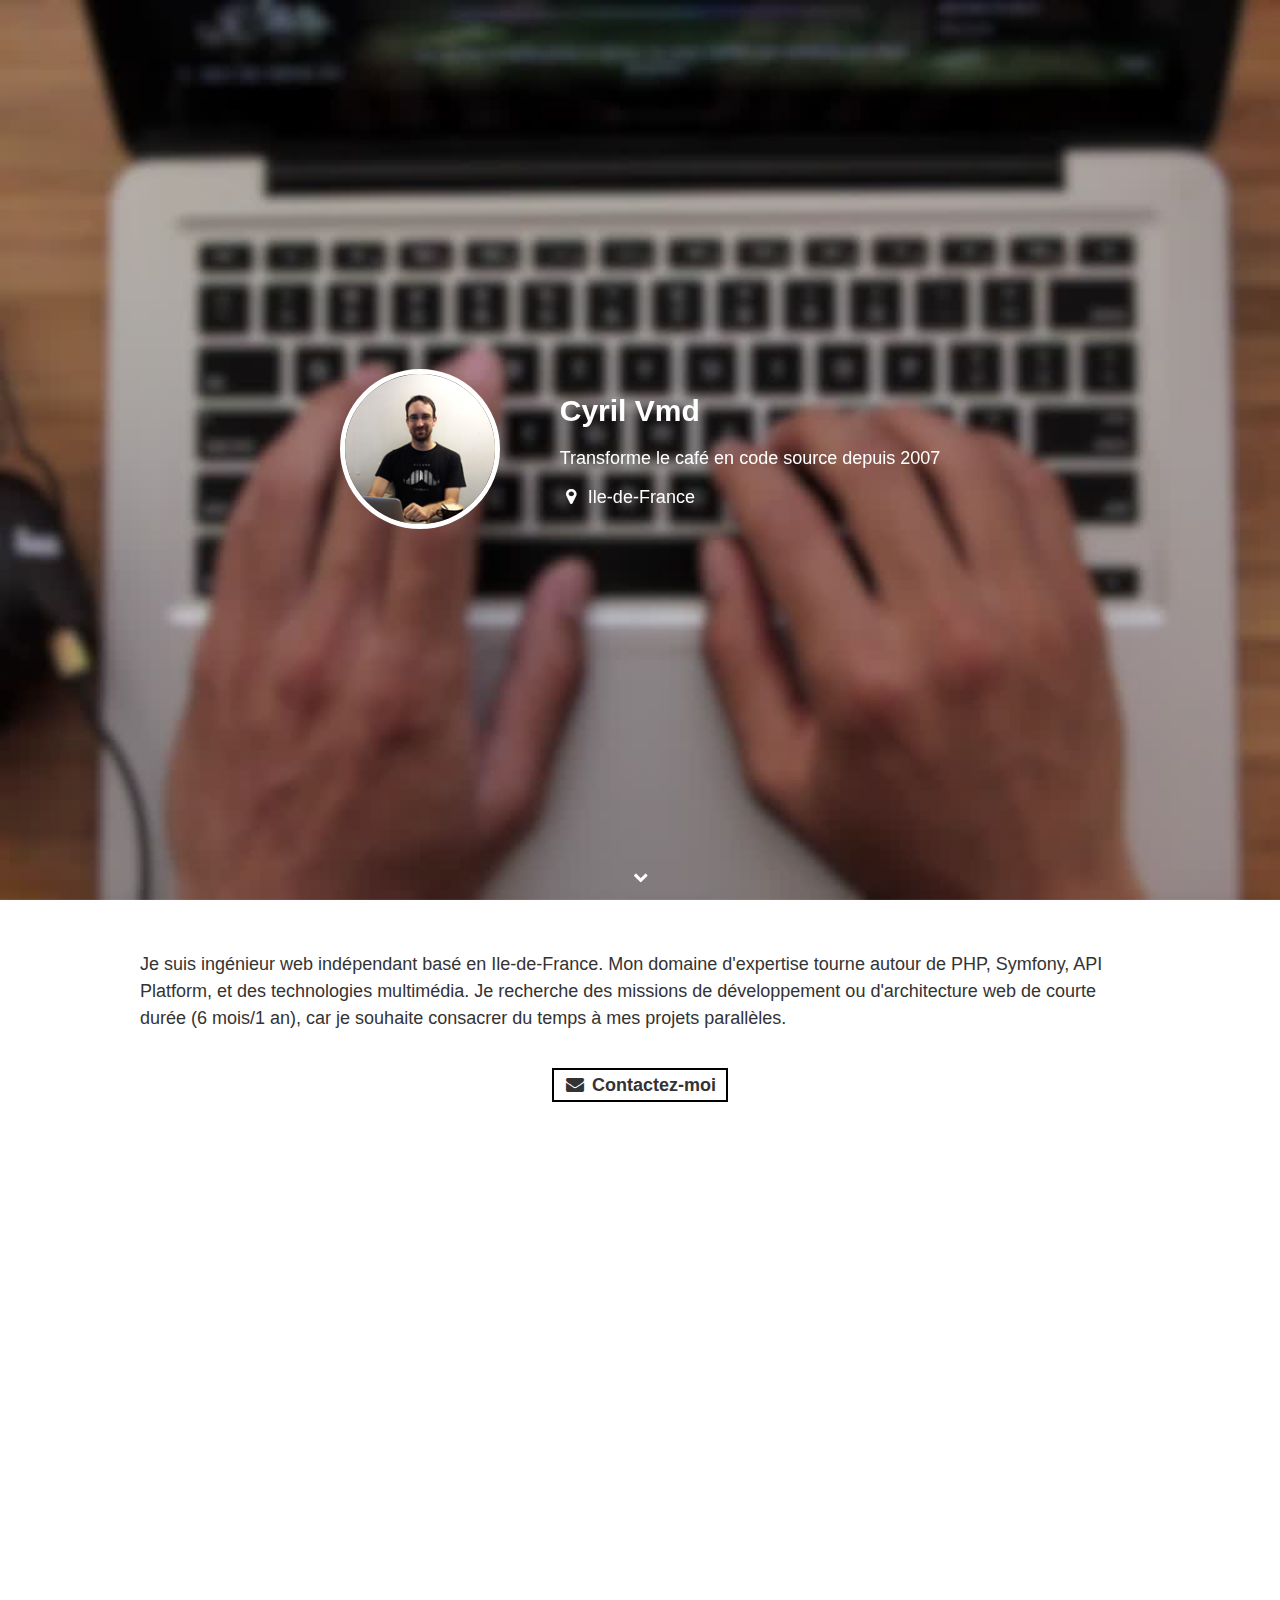
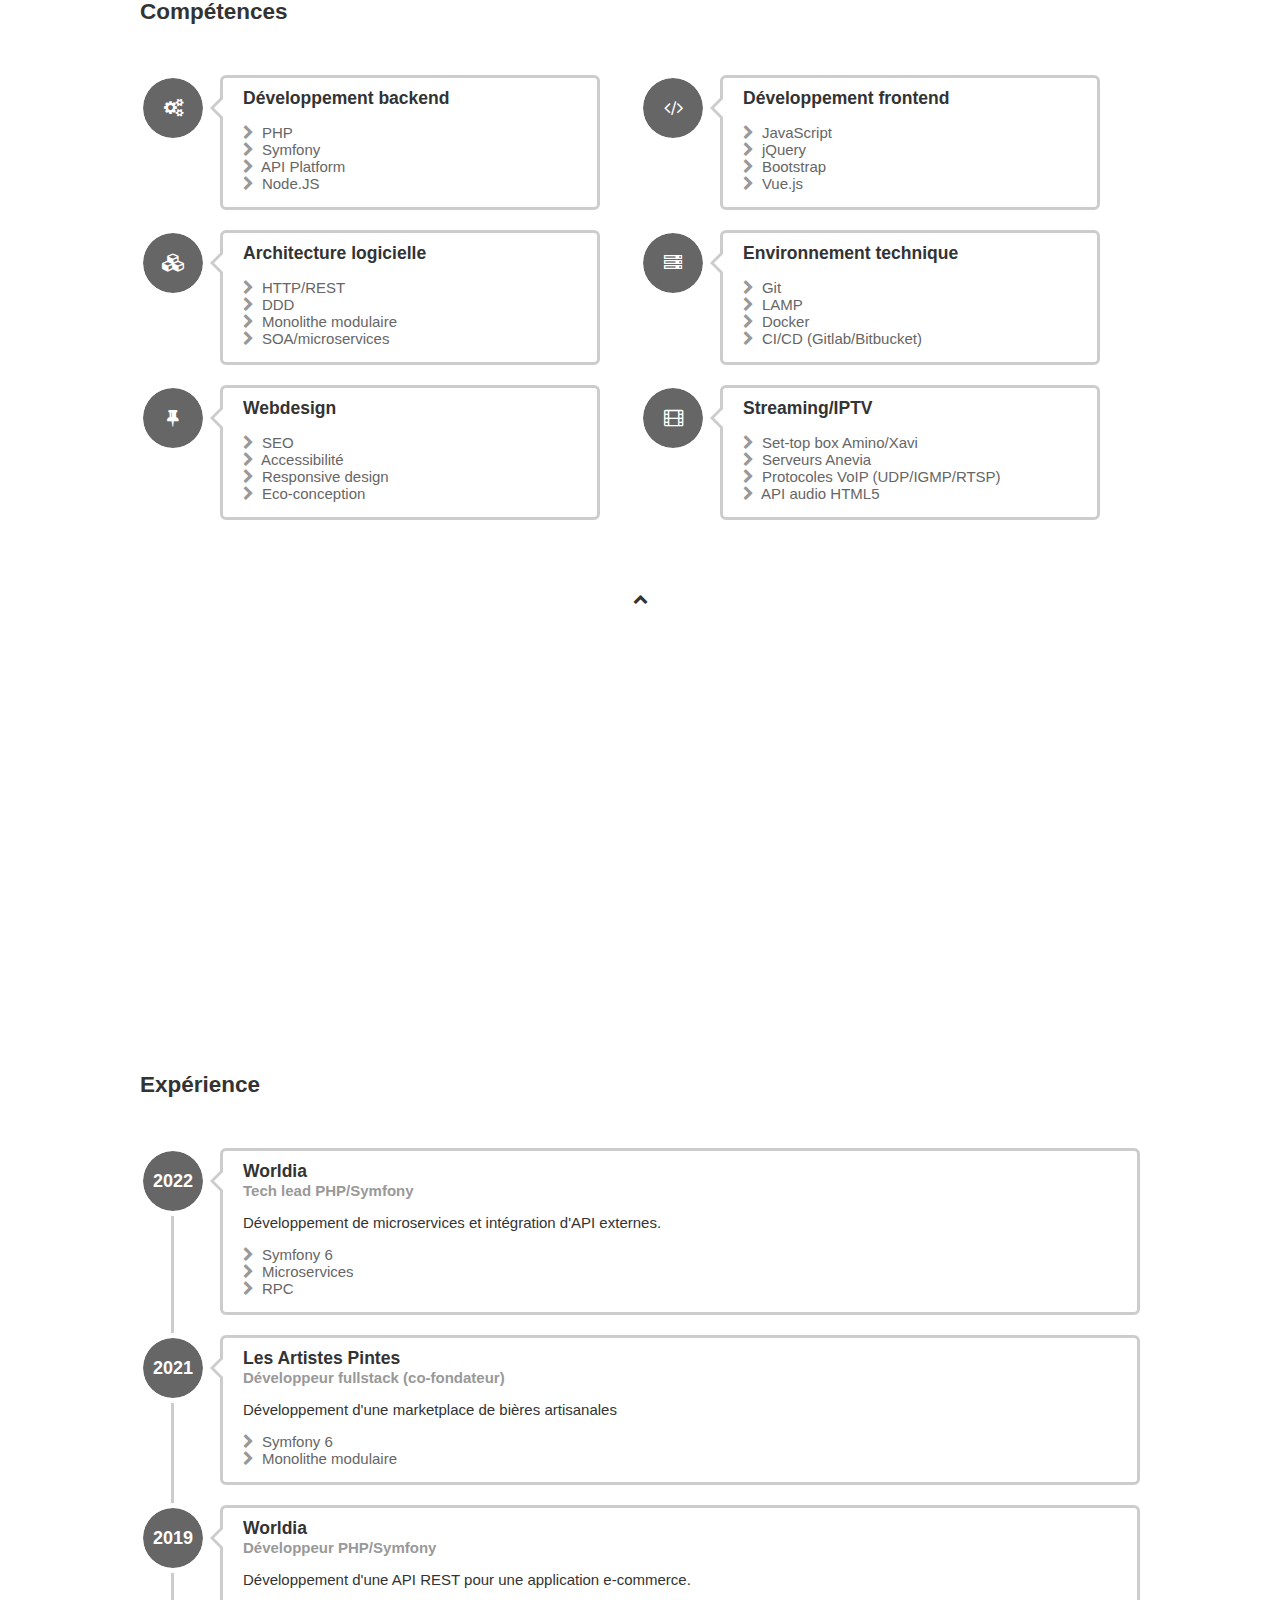
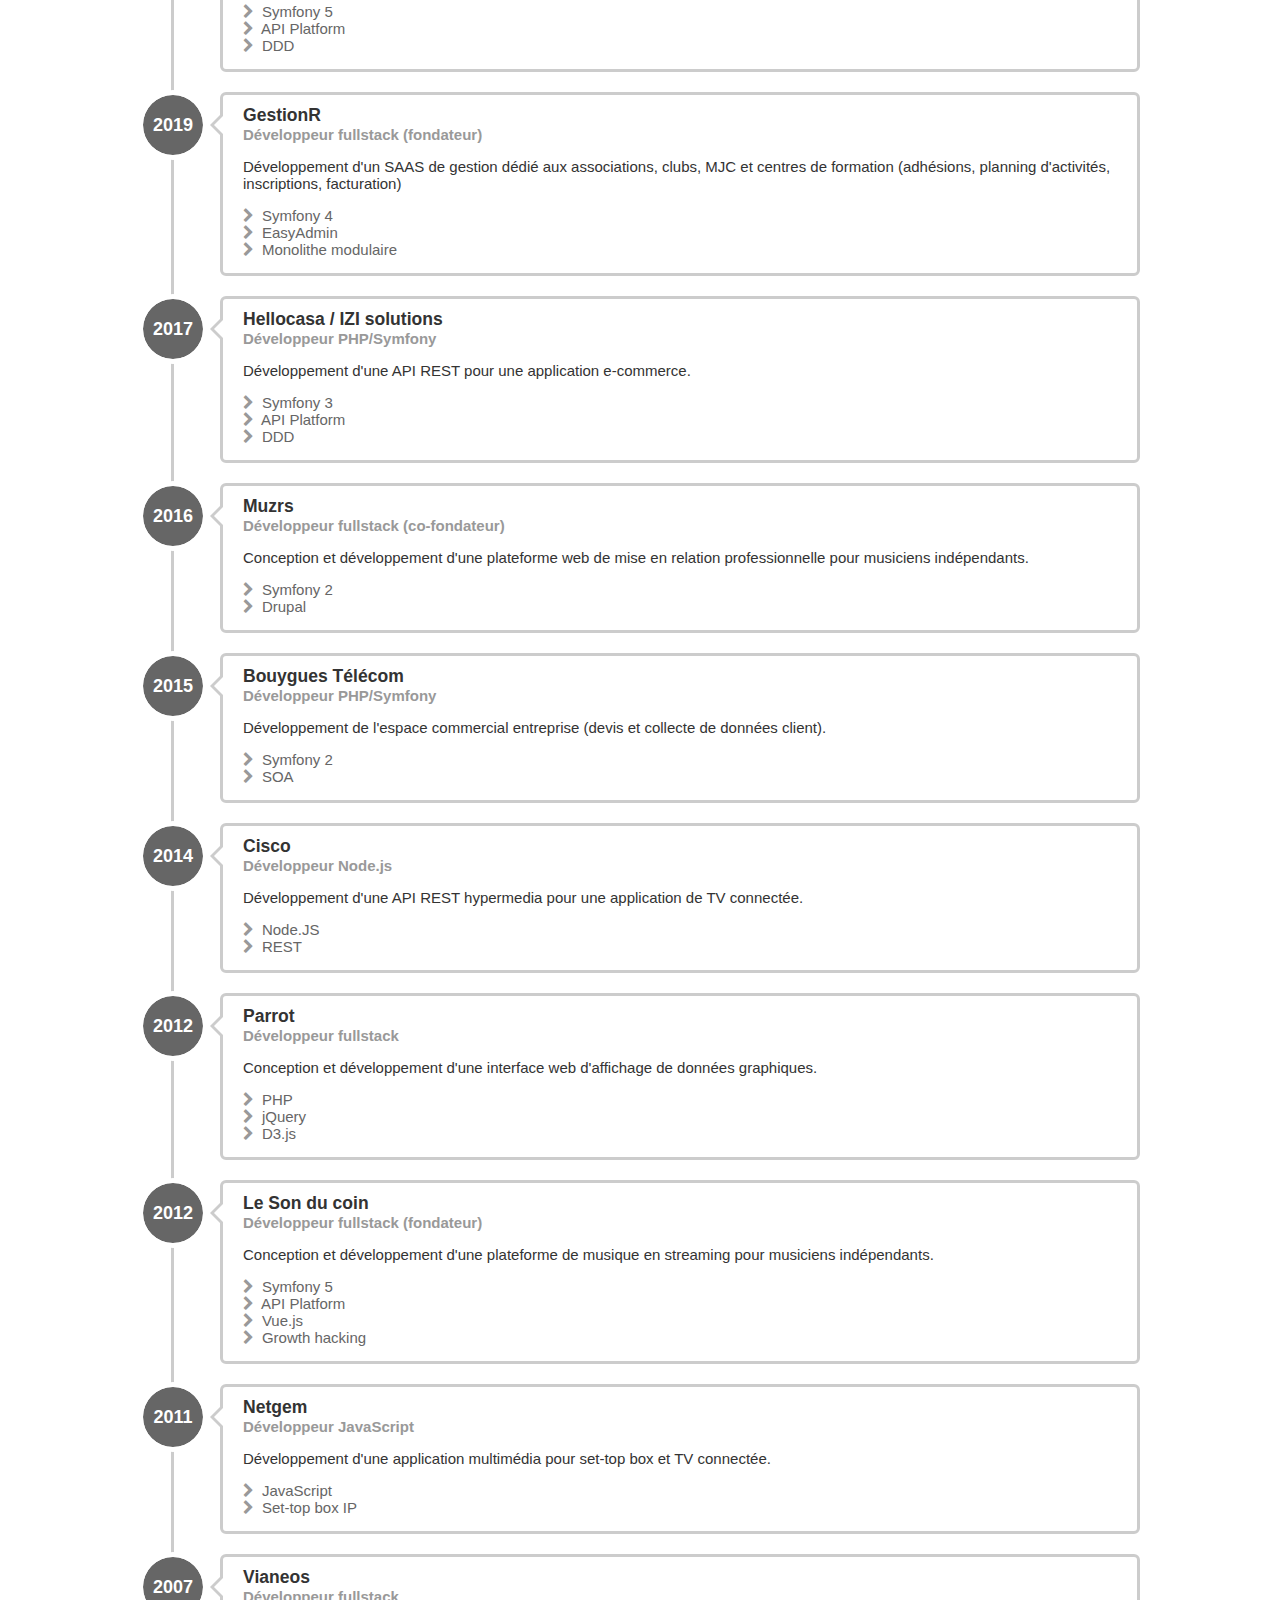
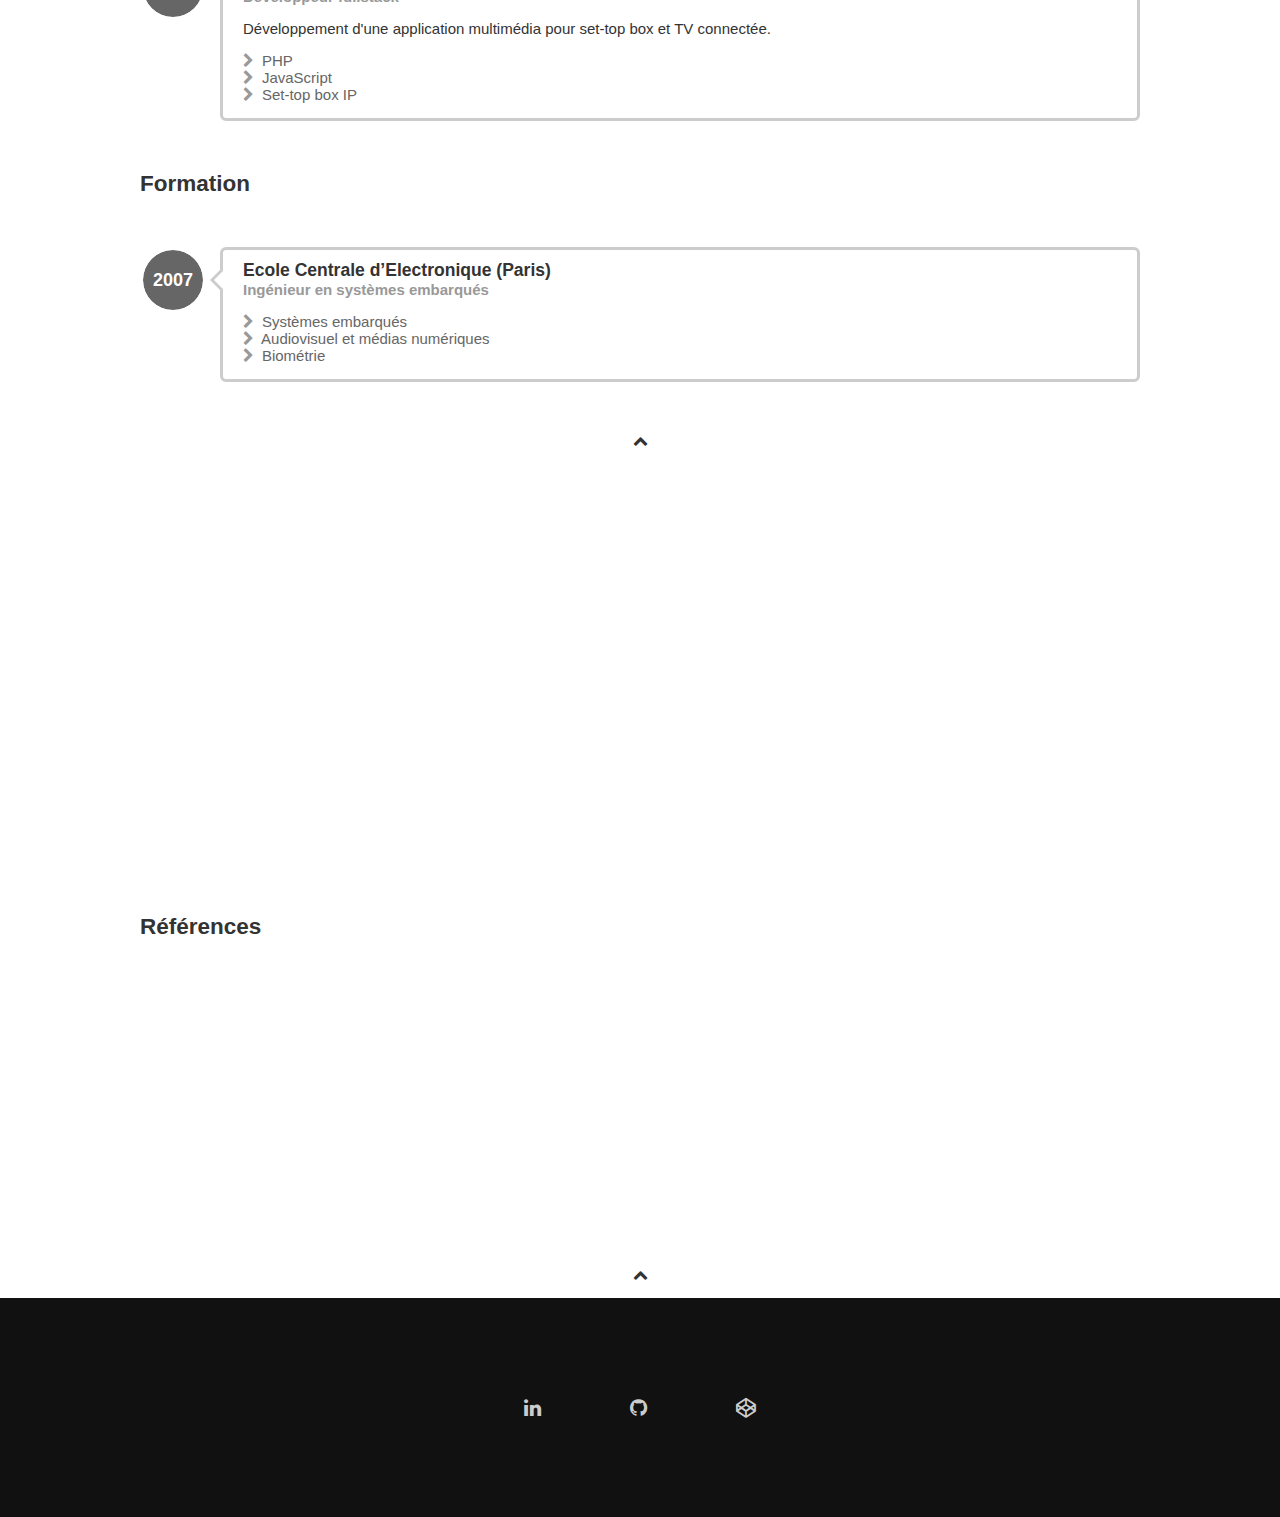
<file: index.html>
<!DOCTYPE html>
<html lang="fr">
	<head>
		<title>Cyril Vmd, développeur web freelance à Paris/Ile-de-France - PHP/Symfony/API Platform</title>
		<meta charset="utf-8">
		<meta http-equiv="X-UA-Compatible" content="IE=edge">
		<meta name="viewport" content="width=device-width, initial-scale=1">
		<meta name="format-detection" content="telephone=no">
		<meta name="apple-mobile-web-app-capable" content="yes">
		<meta name="apple-mobile-web-app-status-bar-style" content="black">
		<meta name="description" content="Développeur web freelance à Paris/Ile-de-France - PHP/Symfony/API Platform">
		<meta property="og:site_name" content="Cyril Vmd">
		<meta property="og:type" content="website">
		<meta property="og:title" content="Cyril Vmd, développeur web freelance">
		<meta property="og:description" content="Développeur web freelance à Paris/Ile-de-France - PHP/Symfony/API Platform">
		<meta property="og:image" content="https://cyve.github.io/images/code.jpg">
		<meta property="og:url" content="https://cyve.github.io">
		<meta property="og:locale" content="fr_FR">
		<meta name="twitter:card" content="summary">
		<meta name="twitter:title" content="Cyril Vmd, développeur web freelance">
		<meta name="twitter:description" content="Développeur web freelance à Paris/Ile-de-France - PHP/Symfony/API Platform">
		<meta name="twitter:image" content="https://cyve.github.io/images/code.jpg">
		<meta name="twitter:url" content="https://cyve.github.io">
		<link rel="icon shortcut" href="images/favicon.png" type="image/png">
		<link rel="stylesheet" href="css/style.css">
		<link rel="stylesheet" href="css/font-awesome.min.css">
        <link rel="preload" href="images/background.jpg" as="image">
        <link rel="preload" href="images/code.jpg" as="image">
        <link rel="preload" href="images/devices.jpg" as="image">
        <link rel="preload" href="images/meeting.jpg" as="image">
        <script type="text/javascript" src="js/script.js" async></script>
	</head>
	<body>
        <div class="cover"></div>
        <header>
            <div>
                <img src="images/cyril.jpg" alt="Cyril Vmd" width="160" height="160">
            </div>
            <div>
                <h1>Cyril Vmd</h1>
                <p>Transforme le café en code source depuis 2007</p>
                <p><i class="fa fa-map-marker fa-fw"></i> Ile-de-France</p>
            </div>
            <p class="top-link">
                <i class="fa fa-chevron-down"></i>
            </p>
        </header>
		<div class="page">
			<section class="summary">
				<p id="summary"></p>
				<p class="contact"><a href="https://www.linkedin.com/in/cyrilvermande" title="Rejoignez-moi sur LinkedIn" target="_blank" class="btn"><i class="fa fa-envelope fa-fw"></i> Contactez-moi</a></p>
			</section>
			
			<div class="bg-fixed" style="background-image:url(images/code.jpg);"></div>
			
			<h2>Compétences</h2>
			<section id="skills" class="skills"></section>
			<p class="top-link">
				<a href="#"><i class="fa fa-chevron-up"></i></a>
			</p>
			
			<div class="bg-fixed" style="background-image:url(images/devices.jpg);"></div>
			
			<h2>Expérience</h2>
			<section id="experience" class="experience"></section>
			
			<h2>Formation</h2>
			<section id="education" class="education"></section>
			<p class="top-link">
				<a href="#"><i class="fa fa-chevron-up"></i></a>
			</p>

			<div class="bg-fixed" style="background-image:url(images/meeting.jpg);"></div>

			<h2>Références</h2>
			<section id="references" class="references"></section>
			<p class="top-link">
				<a href="#"><i class="fa fa-chevron-up"></i></a>
			</p>
			<footer>
				<ul>
					<li><a href="https://www.linkedin.com/in/cyrilvermande" title="Rejoignez-moi sur LinkedIn" target="_blank" rel="noopener"><i class="fa fa-linkedin fa-lg"></i></a></li>
					<li><a href="https://github.com/cyve" title="Mes contributions sur Github" target="_blank" rel="noopener"><i class="fa fa-github fa-lg"></i></a></li>
					<li><a href="https://codepen.io/cyve" title="Mes contributions sur Codepen" target="_blank" rel="noopener"><i class="fa fa-codepen fa-lg"></i></a></li>
				</ul>
			</footer>
		</div>
		<template id="experience-template">
			<article class="bloc experience">
				<span class="disk"></span>
				<h3></h3>
				<h4></h4>
				<p></p>
				<ul></ul>
			</article>
		</template>
		<template id="skill-template">
			<article class="bloc skill">
				<span class="disk"><i class="fa"></i></span>
				<h3></h3>
				<ul></ul>
			</article>
		</template>
		<template id="reference-template">
			<article class="reference">
				<a href="#" target="_blank" rel="noopener"><img src="" alt="" width="60" height="60" loading="lazy"></a>
			</article>
		</template>
	</body>
</html>
</file>
<file: css/style.css>
* { -webkit-box-sizing:border-box; -moz-box-sizing:border-box; box-sizing:border-box; }
html { height:100%; font-size:.625em; font-size:calc(1em * .625); }
body { height:100%; margin:0; font-family:Arial, sans-serif; font-size:1.5em;/*15px*/ color:#333; }
img { max-width:100%; height:auto; border:0; }
table,tr,td { padding:0; margin:0; border-spacing:0; }
hr { clear:both; height:0; margin:10px 0; border-width:0; border-top:1px solid #CCC; }
a,a:visited { color:inherit; }
[role=button] { cursor:pointer; }

.cover { position:fixed; z-index:-1; top:0; width:100%; height:100%; background-color:#000; background-image:url(../images/background.jpg); background-position:center; background-size:cover; }
.page { padding-top:1px; background:#FFF; }

.center { text-align:center; }
.bg-fixed { position:relative; width:100%; height:400px; background-attachment:fixed; background-position:center; background-repeat:no-repeat; background-size:cover; }
.top-link { text-align:center; }
.btn { padding:5px 10px; border:2px solid #000; text-decoration:none; font-weight:bold; }

header { position:relative; z-index:1; display:flex; justify-content:center; align-items:center; height:100%; color:#FFF; }
header div { margin:0 30px; }
header div > img { width:160px; height:160px; border:5px solid #FFF; border-radius:80px; }
header div > p { font-size:1.2em; }
header .top-link { position:absolute; bottom:0; left:50%; transform:translate(-50%, 0); }

h2,
section { max-width:1040px; margin:50px auto; padding:0 20px; }
h3,
h4 { margin:1rem 0; }

.summary { font-size:1.2em; line-height: 1.5em; }
.summary .contact { margin-top: 40px; text-align: center; }

.bloc { position:relative; margin:0 0 20px 80px; padding:0 20px; border:3px solid #CCC; border-radius:6px; background-color:#FFF; }
.bloc:before,
.bloc:after { content:''; position:absolute; right:100%; top:20px; width:0; height:0; margin-right:0; border:10px solid transparent; }
.bloc:before { margin-right:3px; border-right-color:#CCC; }
.bloc:after { margin-right:-1px; border-right-color:#FFF; }
.bloc h3 { margin-bottom:0; }
.bloc h4 { margin-top:0; color:#999; }
.bloc a { text-decoration:none; }
.bloc ul { padding:0; list-style:none; }
.bloc ul > li { color:#666; }
.bloc ul > li > i { margin-right:.25em; color:#999; }
.bloc .disk { position:absolute; z-index:1; left:-80px; top:0; width:60px; height:60px; background-color:#666; outline:5px solid #FFF; border-radius:30px; color:#FFF; text-align:center; line-height:60px; font-weight:bold; font-size:1.2em; }

.experience p:before { content:''; position:absolute; top:0; left:-52px; width:3px; height:120%; background:#CCC; }
.experience:last-child p:before { height:0; }

.skills { display:flex; flex-wrap:wrap; }
.skill { width:calc(50% - 120px); margin-right:40px; }
.skill:nth-child(1) .disk i:before { content:'\f085'; }
.skill:nth-child(2) .disk i:before { content:'\f121'; }
.skill:nth-child(3) .disk i:before { content:'\f1b3'; }
.skill:nth-child(4) .disk i:before { content:'\f233'; }
.skill:nth-child(5) .disk i:before { content:'\f08d'; }
.skill:nth-child(6) .disk i:before { content:'\f008'; }

.references { display:flex; flex-wrap:wrap; justify-content:center; }
.reference { margin:0 24px 50px 24px; }
.reference img { width:auto; height:60px; filter: grayscale(1); }
.reference img:hover { filter: grayscale(0); }

footer { padding:1px 0; background-color:#111; text-align:center; color:#CCC; }
footer > ul { display:flex; justify-content:space-around; max-width:320px; margin:100px auto; padding:0; list-style:none; }

@media screen and (max-width:768px){
	h2, section { margin:30px auto; }
	.bg-fixed { height:300px; }
}

@media screen and (max-width:480px){
	header { flex-direction:column; text-align:center; }
	h2, section { padding:0 15px; }
	h1, h2, h3, h4, p, ul, section	{ margin:15px 0; }
	.bg-fixed { height:200px; }
	.summary { font-size:1em; }
	.bloc { margin-left:0; margin-top:80px; margin-right:0; margin-bottom:10px; padding-left:10px; padding-right:10px; }
	.bloc:before,
	.bloc:after,
	.bloc p:before { display:none; }
	.bloc .disk { left:50%; top:-70px; margin-left:-30px; }
	.skills { display:block; }
	.skill { width:100%; }
	.references { display:block; }
	.reference { margin:0 0 20px; text-align:center; }
}
</file>
